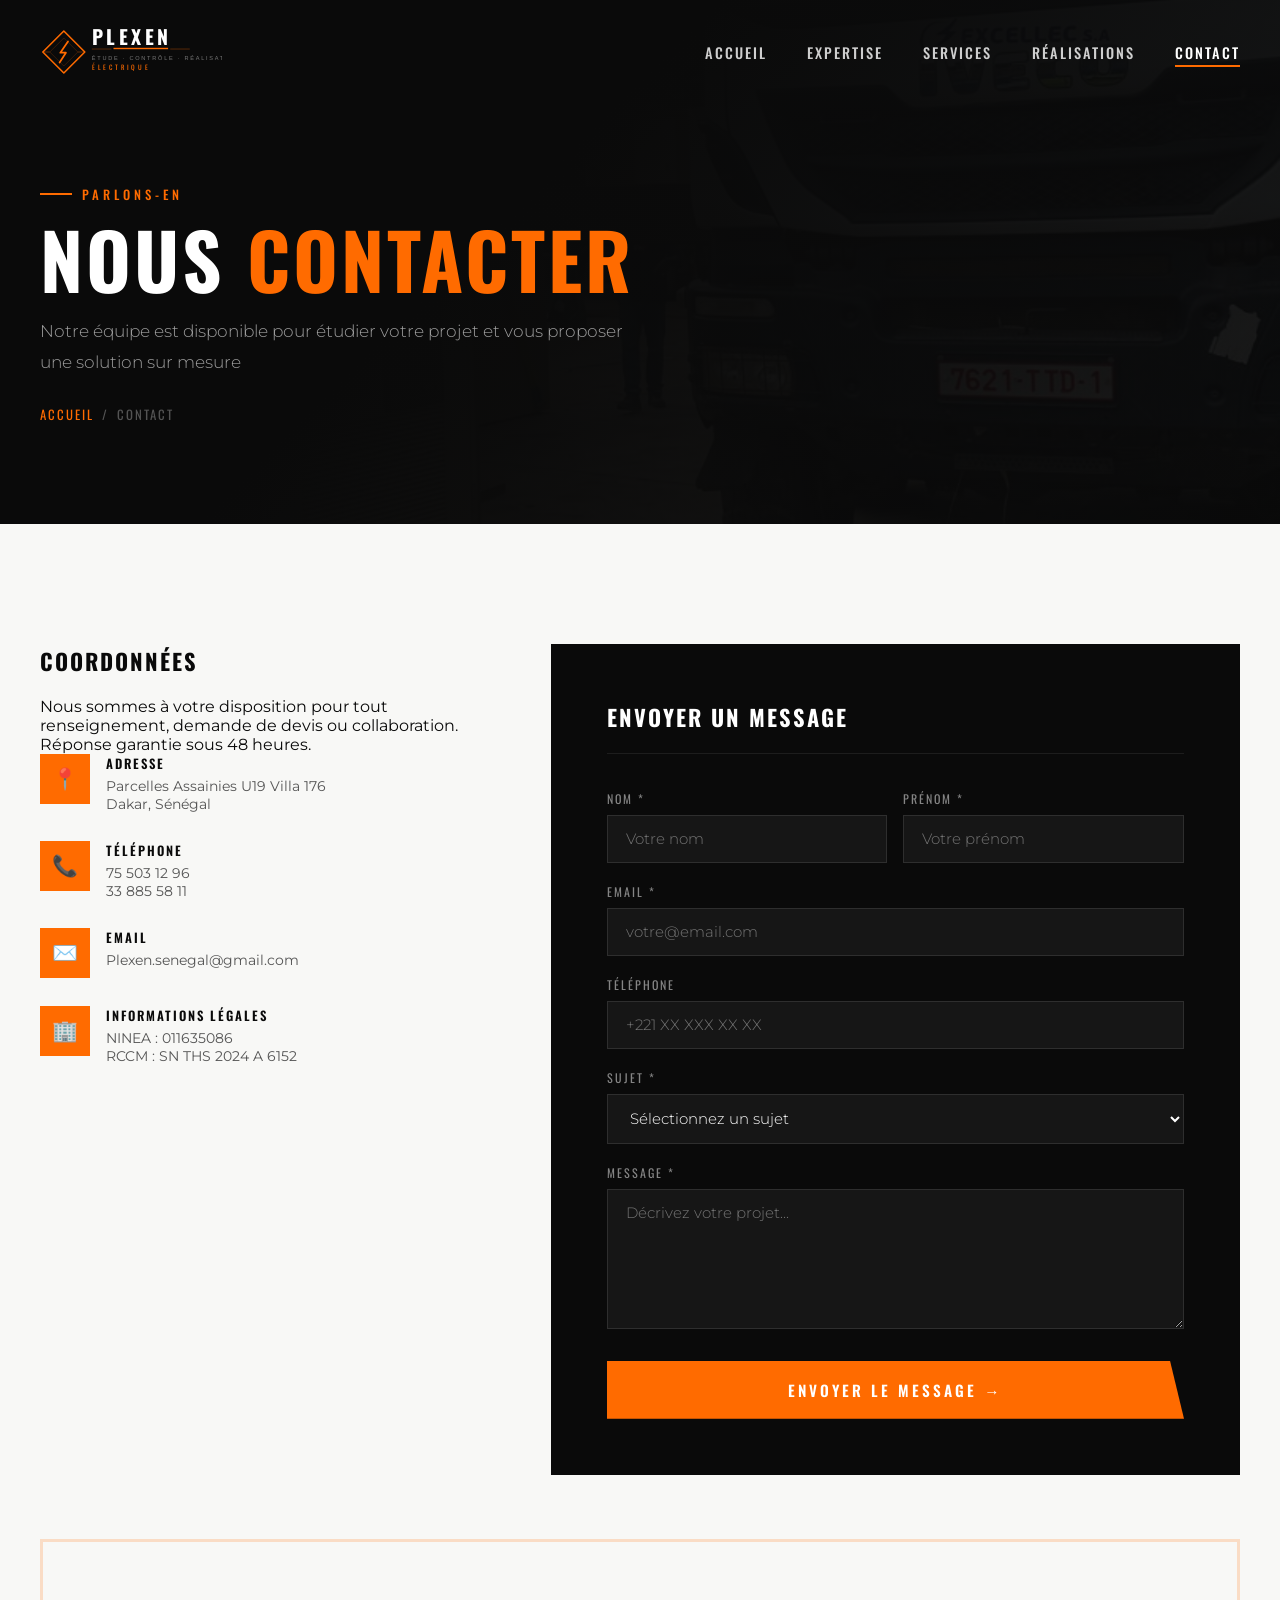
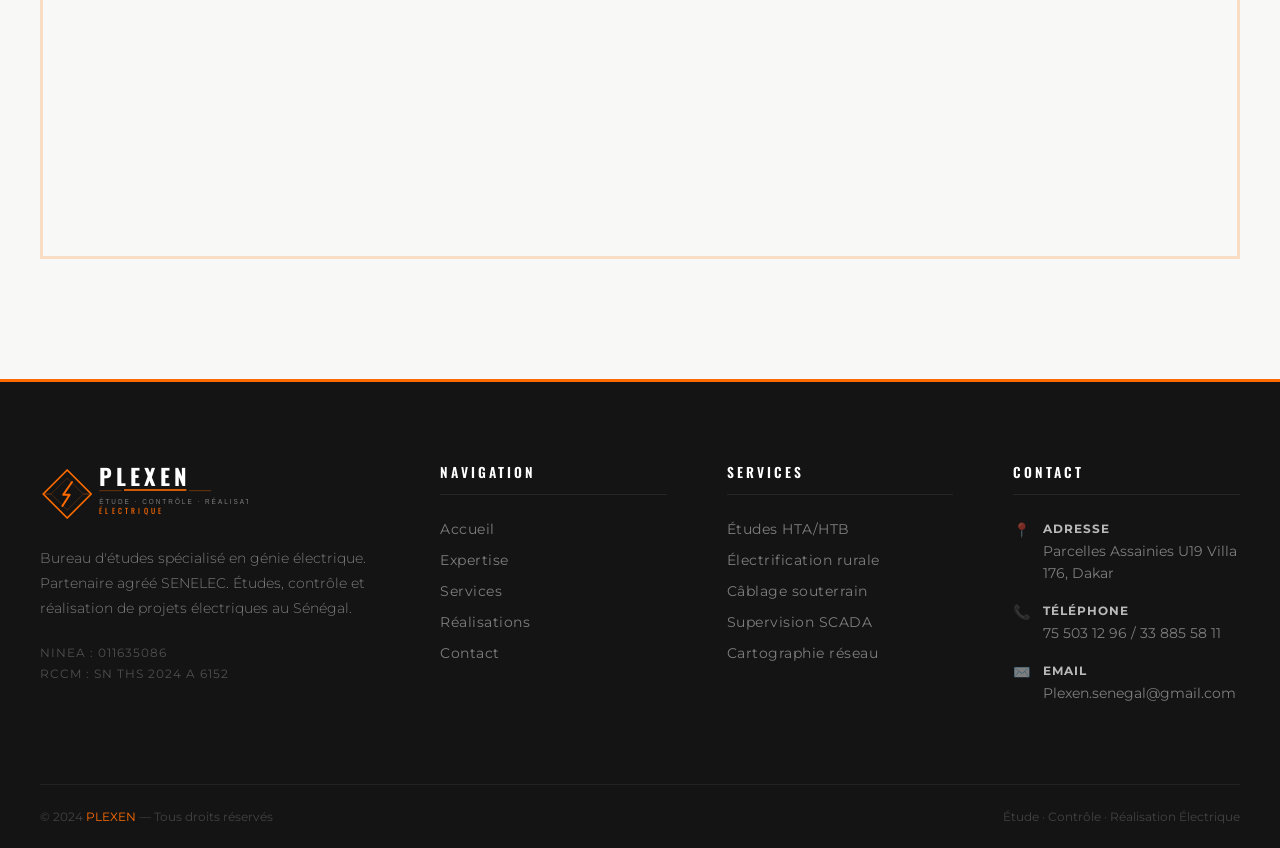
<file: contact.html>
<!DOCTYPE html>
<html lang="fr">
<head>
  <meta charset="UTF-8">
  <meta name="viewport" content="width=device-width, initial-scale=1.0">
  <title>Contact — PLEXEN</title>
  <link rel="stylesheet" href="style.css">
</head>
<body>
  <nav class="navbar scrolled" id="navbar">
    <div class="nav-container">
      <a href="index.html" class="nav-logo"><svg xmlns="http://www.w3.org/2000/svg" viewBox="0 0 260 80" height="56" style="display:block">
  <g transform="translate(34,40)">
    <polygon points="0,-30 30,0 0,30 -30,0" fill="none" stroke="#FF6B00" stroke-width="2.2" stroke-linejoin="round"/>
    <polygon points="0,-20 20,0 0,20 -20,0" fill="none" stroke="rgba(255,107,0,0.3)" stroke-width="0.9" stroke-linejoin="round"/>
    <line x1="-30" y1="0" x2="-20" y2="0" stroke="#FF6B00" stroke-width="1" opacity="0.5"/>
    <line x1="20" y1="0" x2="30" y2="0" stroke="#FF6B00" stroke-width="1" opacity="0.5"/>
    <path d="M 6,-15 L -5,1 L 3,1 L -6,15" fill="none" stroke="#FF6B00" stroke-width="2.5" stroke-linecap="round" stroke-linejoin="round"/>
  </g>
  <text x="74" y="30" font-family="Oswald,Arial Black,sans-serif" font-weight="700" font-size="28" fill="#FFFFFF" letter-spacing="5">PLEXEN</text>
  <rect x="74" y="35" width="28" height="1.5" fill="rgba(255,107,0,0.3)"/>
  <rect x="105" y="34" width="78" height="2" fill="#FF6B00"/>
  <rect x="186" y="35" width="28" height="1.5" fill="rgba(255,107,0,0.3)"/>
  <text x="74" y="52" font-family="Barlow Condensed,Arial Narrow,sans-serif" font-weight="200" font-size="8" fill="rgba(255,255,255,0.45)" letter-spacing="2.5">ÉTUDE · CONTRÔLE · RÉALISATION</text>
  <text x="74" y="65" font-family="Oswald,Arial Narrow,sans-serif" font-weight="400" font-size="9.5" fill="#FF6B00" letter-spacing="4">ÉLECTRIQUE</text>
</svg></a>
      <ul class="nav-liens" id="navLiens">
        <li><a href="index.html">Accueil</a></li>
        <li><a href="expertise.html">Expertise</a></li>
        <li><a href="services.html">Services</a></li>
        <li><a href="realisations.html">Réalisations</a></li>
        <li><a href="contact.html" class="nav-ctaactif">Contact</a></li>
      </ul>
      <button class="burger" id="burger"><span></span><span></span><span></span></button>
    </div>
  </nav>
  <section class="entete-interne">
    <div class="entete-interne-bg" style="background-image:url('images/projet-paue-excellec-2.jpg')"></div>
    <div class="entete-interne-voile"></div>
    <div class="container entete-interne-contenu">
      <div class="label-section" data-anime>Parlons-en</div>
      <h1 data-anime>Nous <span>Contacter</span></h1>
      <p class="entete-interne-desc" data-anime>Notre équipe est disponible pour étudier votre projet et vous proposer une solution sur mesure</p>
      <div class="fil-ariane"><a href="index.html">Accueil</a><span>/</span><span>Contact</span></div>
    </div>
  </section>

  <section class="section-contact">
    <div class="container">
      <div class="contact-grille">
        <div data-anime>
          <div class="contact-infos-titre">Coordonnées</div>
          <p>Nous sommes à votre disposition pour tout renseignement, demande de devis ou collaboration. Réponse garantie sous 48 heures.</p>
          <div class="contact-info-bloc">
            <div class="contact-icone">📍</div>
            <div class="contact-info-texte">
              <h4>Adresse</h4>
              <p>Parcelles Assainies U19 Villa 176<br>Dakar, Sénégal</p>
            </div>
          </div>
          <div class="contact-info-bloc">
            <div class="contact-icone">📞</div>
            <div class="contact-info-texte">
              <h4>Téléphone</h4>
              <p>75 503 12 96<br>33 885 58 11</p>
            </div>
          </div>
          <div class="contact-info-bloc">
            <div class="contact-icone">✉️</div>
            <div class="contact-info-texte">
              <h4>Email</h4>
              <p>Plexen.senegal@gmail.com</p>
            </div>
          </div>
          <div class="contact-info-bloc">
            <div class="contact-icone">🏢</div>
            <div class="contact-info-texte">
              <h4>Informations légales</h4>
              <p>NINEA : 011635086<br>RCCM : SN THS 2024 A 6152</p>
            </div>
          </div>
        </div>
        <div class="form-contact" data-anime>
          <h3>Envoyer un message</h3>
          <form action="https://formsubmit.co/Plexen.senegal@gmail.com" method="POST">
            <input type="hidden" name="_captcha" value="false">
            <input type="hidden" name="_subject" value="Nouveau message PLEXEN">
            <div class="form-deux">
              <div class="form-groupe">
                <label>Nom *</label>
                <input type="text" name="nom" placeholder="Votre nom" required>
              </div>
              <div class="form-groupe">
                <label>Prénom *</label>
                <input type="text" name="prenom" placeholder="Votre prénom" required>
              </div>
            </div>
            <div class="form-groupe">
              <label>Email *</label>
              <input type="email" name="email" placeholder="votre@email.com" required>
            </div>
            <div class="form-groupe">
              <label>Téléphone</label>
              <input type="tel" name="telephone" placeholder="+221 XX XXX XX XX">
            </div>
            <div class="form-groupe">
              <label>Sujet *</label>
              <select name="sujet" required>
                <option value="">Sélectionnez un sujet</option>
                <option>Demande de devis</option>
                <option>Étude électrique</option>
                <option>Électrification rurale</option>
                <option>Réalisation de travaux</option>
                <option>Partenariat</option>
                <option>Autre</option>
              </select>
            </div>
            <div class="form-groupe">
              <label>Message *</label>
              <textarea name="message" placeholder="Décrivez votre projet..." required></textarea>
            </div>
            <button type="submit" class="form-submit">Envoyer le message &#8594;</button>
          </form>
        </div>
      </div>
      <div class="map-wrap" data-anime>
        <iframe src="https://www.google.com/maps/embed?pb=!1m18!1m12!1m3!1d3859.8!2d-17.397!3d14.764!2m3!1f0!2f0!3f0!3m2!1i1024!2i768!4f13.1!3m3!1m2!1s0x0%3A0x0!2zMTTCsDQ1JzUyIk4gMTfCsDIzJzUwIlc!5e0!3m2!1sfr!2ssn!4v1234" allowfullscreen="" loading="lazy"></iframe>
      </div>
    </div>
  </section>

  <footer class="footer">
    <div class="container">
      <div class="footer-grille">
        <div>
          <svg xmlns="http://www.w3.org/2000/svg" viewBox="0 0 260 80" height="56" style="display:block">
  <g transform="translate(34,40)">
    <polygon points="0,-30 30,0 0,30 -30,0" fill="none" stroke="#FF6B00" stroke-width="2.2" stroke-linejoin="round"/>
    <polygon points="0,-20 20,0 0,20 -20,0" fill="none" stroke="rgba(255,107,0,0.3)" stroke-width="0.9" stroke-linejoin="round"/>
    <line x1="-30" y1="0" x2="-20" y2="0" stroke="#FF6B00" stroke-width="1" opacity="0.5"/>
    <line x1="20" y1="0" x2="30" y2="0" stroke="#FF6B00" stroke-width="1" opacity="0.5"/>
    <path d="M 6,-15 L -5,1 L 3,1 L -6,15" fill="none" stroke="#FF6B00" stroke-width="2.5" stroke-linecap="round" stroke-linejoin="round"/>
  </g>
  <text x="74" y="30" font-family="Oswald,Arial Black,sans-serif" font-weight="700" font-size="28" fill="#FFFFFF" letter-spacing="5">PLEXEN</text>
  <rect x="74" y="35" width="28" height="1.5" fill="rgba(255,107,0,0.3)"/>
  <rect x="105" y="34" width="78" height="2" fill="#FF6B00"/>
  <rect x="186" y="35" width="28" height="1.5" fill="rgba(255,107,0,0.3)"/>
  <text x="74" y="52" font-family="Barlow Condensed,Arial Narrow,sans-serif" font-weight="200" font-size="8" fill="rgba(255,255,255,0.45)" letter-spacing="2.5">ÉTUDE · CONTRÔLE · RÉALISATION</text>
  <text x="74" y="65" font-family="Oswald,Arial Narrow,sans-serif" font-weight="400" font-size="9.5" fill="#FF6B00" letter-spacing="4">ÉLECTRIQUE</text>
</svg>
          <p class="footer-desc">Bureau d'études spécialisé en génie électrique. Partenaire agréé SENELEC. Études, contrôle et réalisation de projets électriques au Sénégal.</p>
          <p class="footer-legale">NINEA : 011635086<br>RCCM : SN THS 2024 A 6152</p>
        </div>
        <div>
          <div class="footer-titre-col">Navigation</div>
          <ul class="footer-liens">
            <li><a href="index.html">Accueil</a></li>
            <li><a href="expertise.html">Expertise</a></li>
            <li><a href="services.html">Services</a></li>
            <li><a href="realisations.html">Réalisations</a></li>
            <li><a href="contact.html">Contact</a></li>
          </ul>
        </div>
        <div>
          <div class="footer-titre-col">Services</div>
          <ul class="footer-liens">
            <li><a href="services.html">Études HTA/HTB</a></li>
            <li><a href="services.html">Électrification rurale</a></li>
            <li><a href="services.html">Câblage souterrain</a></li>
            <li><a href="services.html">Supervision SCADA</a></li>
            <li><a href="services.html">Cartographie réseau</a></li>
          </ul>
        </div>
        <div>
          <div class="footer-titre-col">Contact</div>
          <div class="footer-contact-item"><span>📍</span><span><strong>Adresse</strong>Parcelles Assainies U19 Villa 176, Dakar</span></div>
          <div class="footer-contact-item"><span>📞</span><span><strong>Téléphone</strong>75 503 12 96 / 33 885 58 11</span></div>
          <div class="footer-contact-item"><span>✉️</span><span><strong>Email</strong>Plexen.senegal@gmail.com</span></div>
        </div>
      </div>
      <div class="footer-bas">
        <span>© 2024 <span class="footer-bas-orange">PLEXEN</span> — Tous droits réservés</span>
        <span>Étude · Contrôle · Réalisation Électrique</span>
      </div>
    </div>
  </footer>
  <script src="script.js"></script>
</body>
</html>
</file>
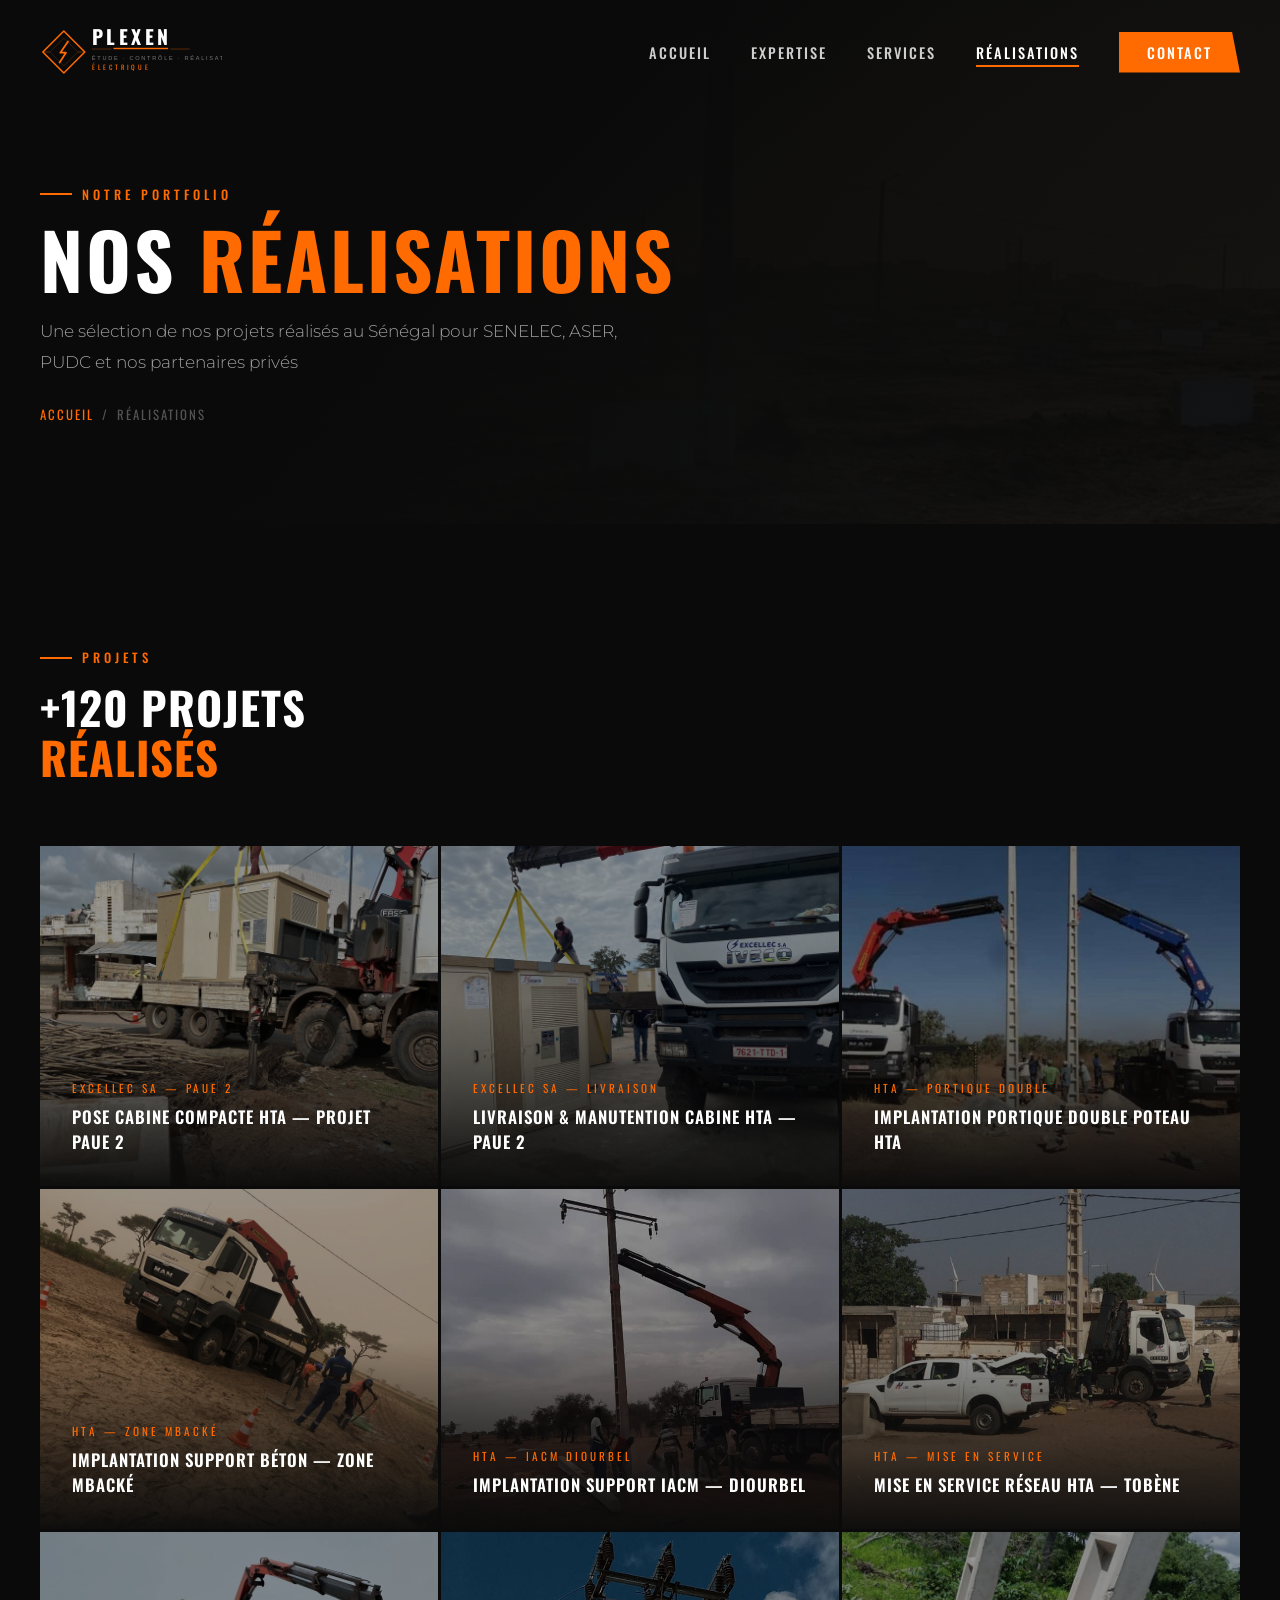
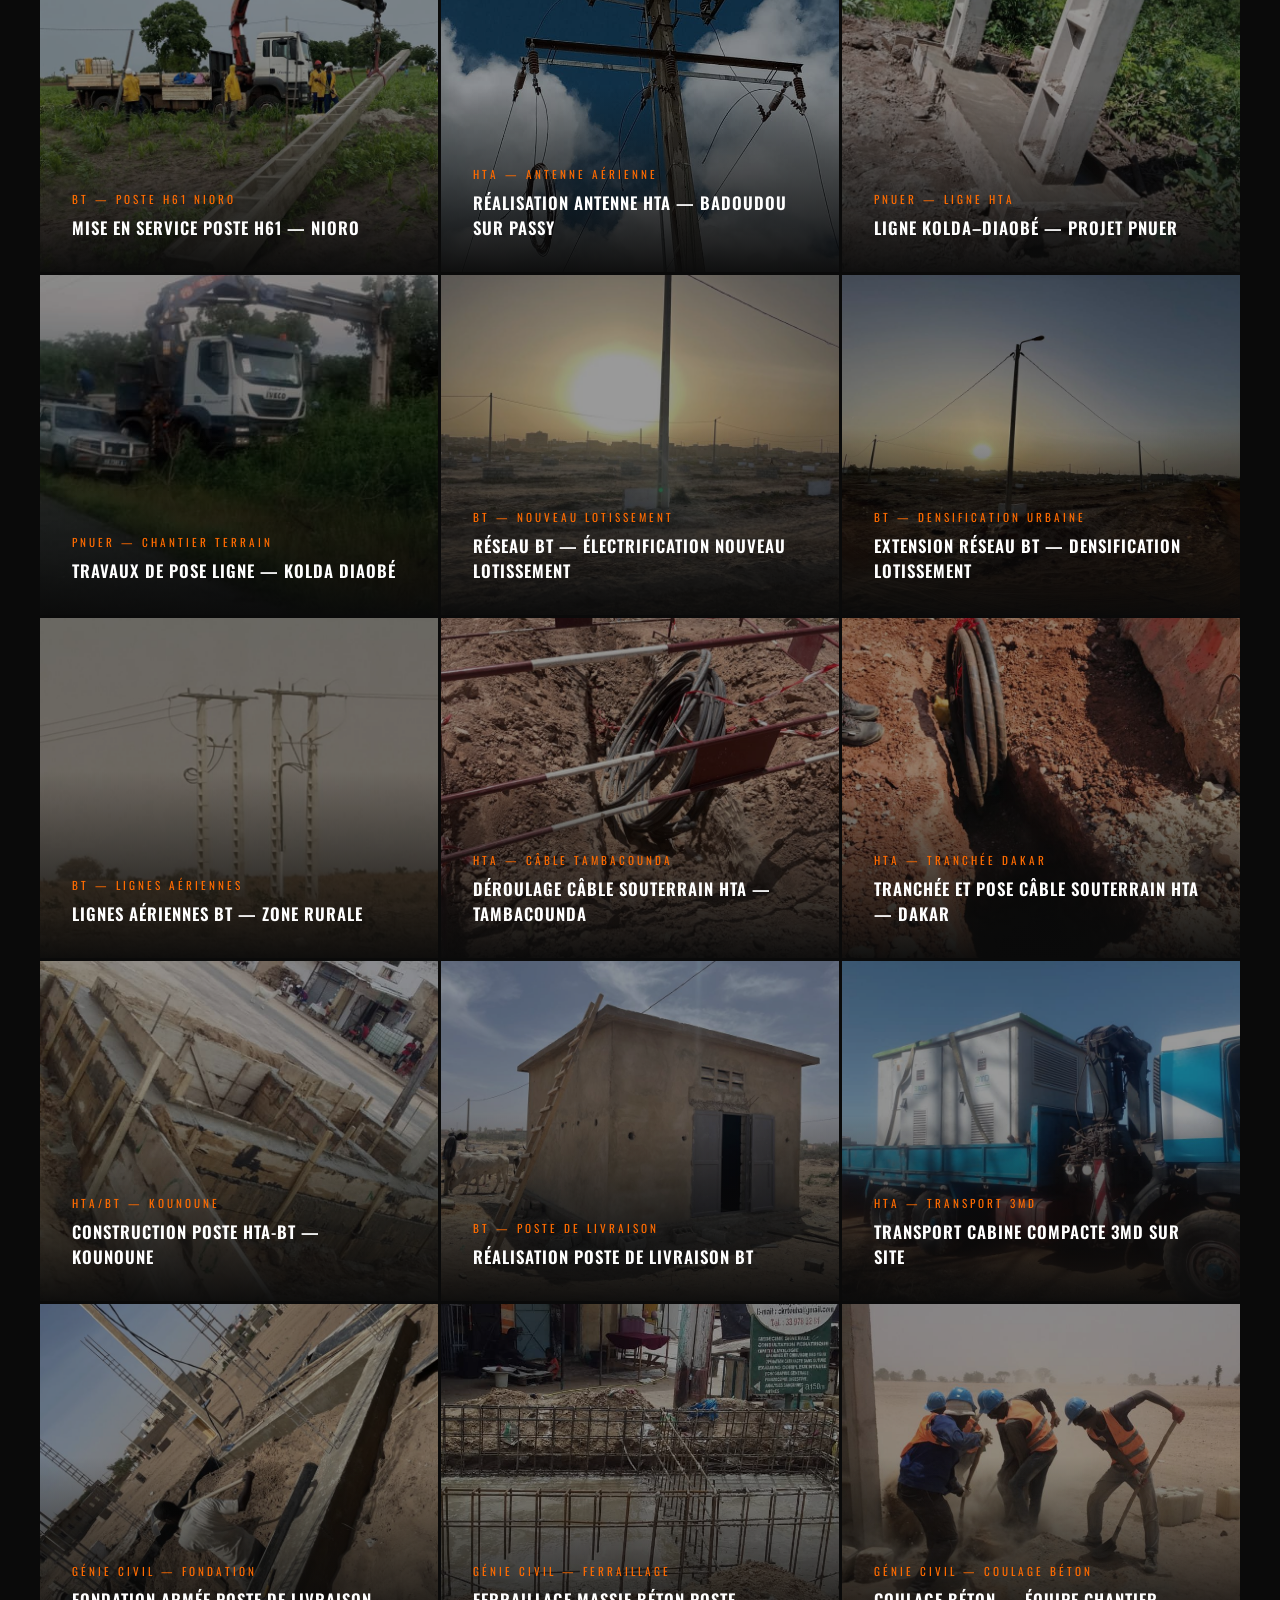
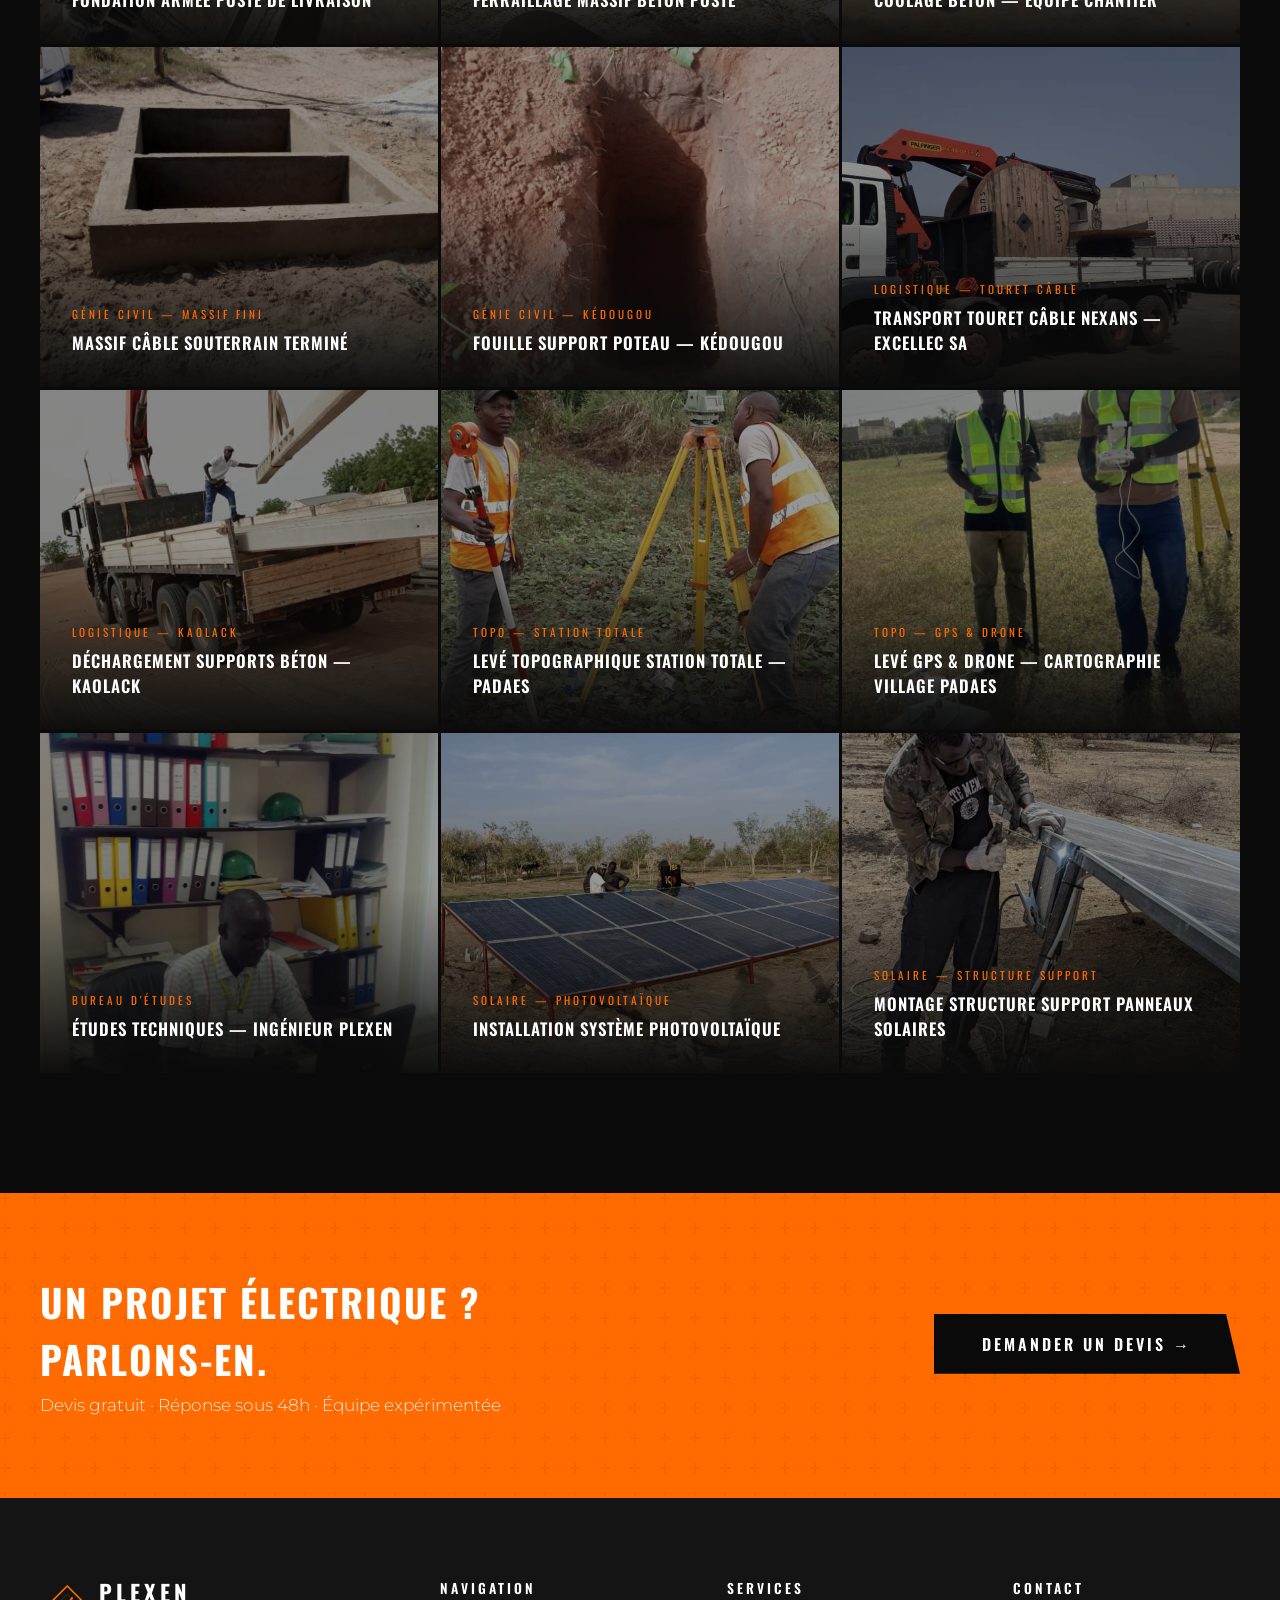
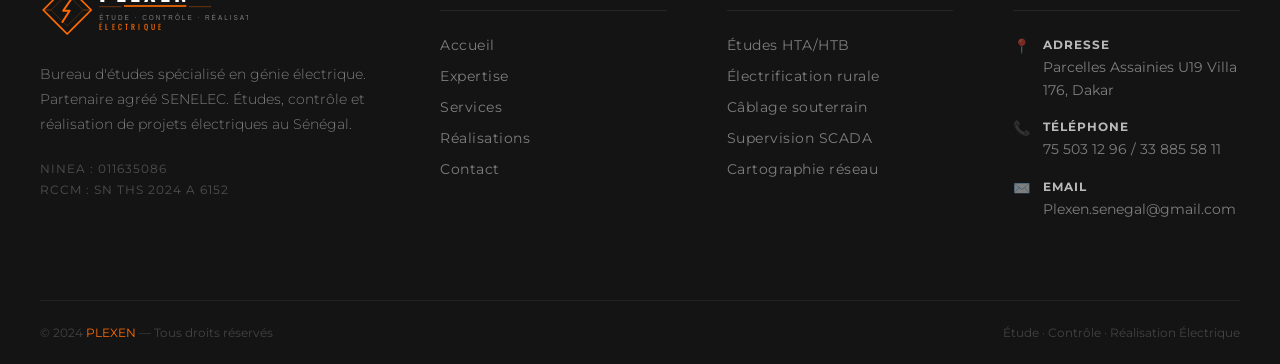
<file: realisations.html>
<!DOCTYPE html>
<html lang="fr">
<head>
  <meta charset="UTF-8">
  <meta name="viewport" content="width=device-width, initial-scale=1.0">
  <title>Réalisations — PLEXEN</title>
  <link rel="stylesheet" href="style.css">
</head>
<body>
  <nav class="navbar scrolled" id="navbar">
    <div class="nav-container">
      <a href="index.html" class="nav-logo"><svg xmlns="http://www.w3.org/2000/svg" viewBox="0 0 260 80" height="56" style="display:block">
  <g transform="translate(34,40)">
    <polygon points="0,-30 30,0 0,30 -30,0" fill="none" stroke="#FF6B00" stroke-width="2.2" stroke-linejoin="round"/>
    <polygon points="0,-20 20,0 0,20 -20,0" fill="none" stroke="rgba(255,107,0,0.3)" stroke-width="0.9" stroke-linejoin="round"/>
    <line x1="-30" y1="0" x2="-20" y2="0" stroke="#FF6B00" stroke-width="1" opacity="0.5"/>
    <line x1="20" y1="0" x2="30" y2="0" stroke="#FF6B00" stroke-width="1" opacity="0.5"/>
    <path d="M 6,-15 L -5,1 L 3,1 L -6,15" fill="none" stroke="#FF6B00" stroke-width="2.5" stroke-linecap="round" stroke-linejoin="round"/>
  </g>
  <text x="74" y="30" font-family="Oswald,Arial Black,sans-serif" font-weight="700" font-size="28" fill="#FFFFFF" letter-spacing="5">PLEXEN</text>
  <rect x="74" y="35" width="28" height="1.5" fill="rgba(255,107,0,0.3)"/>
  <rect x="105" y="34" width="78" height="2" fill="#FF6B00"/>
  <rect x="186" y="35" width="28" height="1.5" fill="rgba(255,107,0,0.3)"/>
  <text x="74" y="52" font-family="Barlow Condensed,Arial Narrow,sans-serif" font-weight="200" font-size="8" fill="rgba(255,255,255,0.45)" letter-spacing="2.5">ÉTUDE · CONTRÔLE · RÉALISATION</text>
  <text x="74" y="65" font-family="Oswald,Arial Narrow,sans-serif" font-weight="400" font-size="9.5" fill="#FF6B00" letter-spacing="4">ÉLECTRIQUE</text>
</svg></a>
      <ul class="nav-liens" id="navLiens">
        <li><a href="index.html">Accueil</a></li>
        <li><a href="expertise.html">Expertise</a></li>
        <li><a href="services.html">Services</a></li>
        <li><a href="realisations.html"class="actif">Réalisations</a></li>
        <li><a href="contact.html" class="nav-cta">Contact</a></li>
      </ul>
      <button class="burger" id="burger"><span></span><span></span><span></span></button>
    </div>
  </nav>
  <section class="entete-interne">
    <div class="entete-interne-bg" style="background-image:url('images/reseau-bt-lotissement-2.jpg')"></div>
    <div class="entete-interne-voile"></div>
    <div class="container entete-interne-contenu">
      <div class="label-section" data-anime>Notre portfolio</div>
      <h1 data-anime>Nos <span>Réalisations</span></h1>
      <p class="entete-interne-desc" data-anime>Une sélection de nos projets réalisés au Sénégal pour SENELEC, ASER, PUDC et nos partenaires privés</p>
      <div class="fil-ariane"><a href="index.html">Accueil</a><span>/</span><span>Réalisations</span></div>
    </div>
  </section>

  <section class="section-portfolio">
    <div class="container">
      <div class="label-section" data-anime>Projets</div>
      <h2 class="titre-h2" data-anime style="color:var(--blanc)">+120 Projets<br><em>Réalisés</em></h2>
            <div class="portfolio-grille">
        <div class="portfolio-item" data-anime data-delai="1">
          <div class="portfolio-ligne"></div>
          <img src="images/projet-paue-excellec-1.jpg" alt="Pose cabine compacte HTA — Projet PAUE 2">
          <div class="portfolio-overlay">
            <div class="portfolio-tag">EXCELLEC SA — PAUE 2</div>
            <div class="portfolio-nom">Pose cabine compacte HTA — Projet PAUE 2</div>
          </div>
        </div>
        <div class="portfolio-item" data-anime data-delai="2">
          <div class="portfolio-ligne"></div>
          <img src="images/projet-paue-excellec-2.jpg" alt="Livraison & manutention cabine HTA — PAUE 2">
          <div class="portfolio-overlay">
            <div class="portfolio-tag">EXCELLEC SA — Livraison</div>
            <div class="portfolio-nom">Livraison & manutention cabine HTA — PAUE 2</div>
          </div>
        </div>
        <div class="portfolio-item" data-anime data-delai="3">
          <div class="portfolio-ligne"></div>
          <img src="images/implantation-portique.jpg" alt="Implantation portique double poteau HTA">
          <div class="portfolio-overlay">
            <div class="portfolio-tag">HTA — Portique double</div>
            <div class="portfolio-nom">Implantation portique double poteau HTA</div>
          </div>
        </div>
        <div class="portfolio-item" data-anime data-delai="1">
          <div class="portfolio-ligne"></div>
          <img src="images/implantation-mbacke.jpg" alt="Implantation support béton — Zone Mbacké">
          <div class="portfolio-overlay">
            <div class="portfolio-tag">HTA — Zone Mbacké</div>
            <div class="portfolio-nom">Implantation support béton — Zone Mbacké</div>
          </div>
        </div>
        <div class="portfolio-item" data-anime data-delai="2">
          <div class="portfolio-ligne"></div>
          <img src="images/implantation-iacm-diourbel.jpg" alt="Implantation support IACM — Diourbel">
          <div class="portfolio-overlay">
            <div class="portfolio-tag">HTA — IACM Diourbel</div>
            <div class="portfolio-nom">Implantation support IACM — Diourbel</div>
          </div>
        </div>
        <div class="portfolio-item" data-anime data-delai="3">
          <div class="portfolio-ligne"></div>
          <img src="images/mise-en-service-tobene.jpg" alt="Mise en service réseau HTA — Tobène">
          <div class="portfolio-overlay">
            <div class="portfolio-tag">HTA — Mise en service</div>
            <div class="portfolio-nom">Mise en service réseau HTA — Tobène</div>
          </div>
        </div>
        <div class="portfolio-item" data-anime data-delai="1">
          <div class="portfolio-ligne"></div>
          <img src="images/mise-en-service-nioro.jpg" alt="Mise en service poste H61 — Nioro">
          <div class="portfolio-overlay">
            <div class="portfolio-tag">BT — Poste H61 Nioro</div>
            <div class="portfolio-nom">Mise en service poste H61 — Nioro</div>
          </div>
        </div>
        <div class="portfolio-item" data-anime data-delai="2">
          <div class="portfolio-ligne"></div>
          <img src="images/antenne-badoudou-passy.jpg" alt="Réalisation antenne HTA — Badoudou sur Passy">
          <div class="portfolio-overlay">
            <div class="portfolio-tag">HTA — Antenne aérienne</div>
            <div class="portfolio-nom">Réalisation antenne HTA — Badoudou sur Passy</div>
          </div>
        </div>
        <div class="portfolio-item" data-anime data-delai="3">
          <div class="portfolio-ligne"></div>
          <img src="images/ligne-kolda-diaobe-pnuer.jpg" alt="Ligne Kolda–Diaobé — Projet PNUER">
          <div class="portfolio-overlay">
            <div class="portfolio-tag">PNUER — Ligne HTA</div>
            <div class="portfolio-nom">Ligne Kolda–Diaobé — Projet PNUER</div>
          </div>
        </div>
        <div class="portfolio-item" data-anime data-delai="1">
          <div class="portfolio-ligne"></div>
          <img src="images/travaux-kolda-diaobe.jpg" alt="Travaux de pose ligne — Kolda Diaobé">
          <div class="portfolio-overlay">
            <div class="portfolio-tag">PNUER — Chantier terrain</div>
            <div class="portfolio-nom">Travaux de pose ligne — Kolda Diaobé</div>
          </div>
        </div>
        <div class="portfolio-item" data-anime data-delai="2">
          <div class="portfolio-ligne"></div>
          <img src="images/reseau-bt-lotissement-2.jpg" alt="Réseau BT — Électrification nouveau lotissement">
          <div class="portfolio-overlay">
            <div class="portfolio-tag">BT — Nouveau lotissement</div>
            <div class="portfolio-nom">Réseau BT — Électrification nouveau lotissement</div>
          </div>
        </div>
        <div class="portfolio-item" data-anime data-delai="3">
          <div class="portfolio-ligne"></div>
          <img src="images/reseau-bt-lotissement-3.jpg" alt="Extension réseau BT — Densification lotissement">
          <div class="portfolio-overlay">
            <div class="portfolio-tag">BT — Densification urbaine</div>
            <div class="portfolio-nom">Extension réseau BT — Densification lotissement</div>
          </div>
        </div>
        <div class="portfolio-item" data-anime data-delai="1">
          <div class="portfolio-ligne"></div>
          <img src="images/lignes-aeriennes-bt.jpg" alt="Lignes aériennes BT — Zone rurale">
          <div class="portfolio-overlay">
            <div class="portfolio-tag">BT — Lignes aériennes</div>
            <div class="portfolio-nom">Lignes aériennes BT — Zone rurale</div>
          </div>
        </div>
        <div class="portfolio-item" data-anime data-delai="2">
          <div class="portfolio-ligne"></div>
          <img src="images/deroulage-cable-tamba.jpg" alt="Déroulage câble souterrain HTA — Tambacounda">
          <div class="portfolio-overlay">
            <div class="portfolio-tag">HTA — Câble Tambacounda</div>
            <div class="portfolio-nom">Déroulage câble souterrain HTA — Tambacounda</div>
          </div>
        </div>
        <div class="portfolio-item" data-anime data-delai="3">
          <div class="portfolio-ligne"></div>
          <img src="images/tranchee-dakar.jpg" alt="Tranchée et pose câble souterrain HTA — Dakar">
          <div class="portfolio-overlay">
            <div class="portfolio-tag">HTA — Tranchée Dakar</div>
            <div class="portfolio-nom">Tranchée et pose câble souterrain HTA — Dakar</div>
          </div>
        </div>
        <div class="portfolio-item" data-anime data-delai="1">
          <div class="portfolio-ligne"></div>
          <img src="images/construction-poste-kounoune.jpg" alt="Construction poste HTA-BT — Kounoune">
          <div class="portfolio-overlay">
            <div class="portfolio-tag">HTA/BT — Kounoune</div>
            <div class="portfolio-nom">Construction poste HTA-BT — Kounoune</div>
          </div>
        </div>
        <div class="portfolio-item" data-anime data-delai="2">
          <div class="portfolio-ligne"></div>
          <img src="images/poste-livraison.jpg" alt="Réalisation poste de livraison BT">
          <div class="portfolio-overlay">
            <div class="portfolio-tag">BT — Poste de livraison</div>
            <div class="portfolio-nom">Réalisation poste de livraison BT</div>
          </div>
        </div>
        <div class="portfolio-item" data-anime data-delai="3">
          <div class="portfolio-ligne"></div>
          <img src="images/transport-cabine-compact-3md.jpg" alt="Transport cabine compacte 3MD sur site">
          <div class="portfolio-overlay">
            <div class="portfolio-tag">HTA — Transport 3MD</div>
            <div class="portfolio-nom">Transport cabine compacte 3MD sur site</div>
          </div>
        </div>
        <div class="portfolio-item" data-anime data-delai="1">
          <div class="portfolio-ligne"></div>
          <img src="images/fondation-poste-livraison.jpg" alt="Fondation armée poste de livraison">
          <div class="portfolio-overlay">
            <div class="portfolio-tag">Génie Civil — Fondation</div>
            <div class="portfolio-nom">Fondation armée poste de livraison</div>
          </div>
        </div>
        <div class="portfolio-item" data-anime data-delai="2">
          <div class="portfolio-ligne"></div>
          <img src="images/feraillage-massif.jpg" alt="Ferraillage massif béton poste">
          <div class="portfolio-overlay">
            <div class="portfolio-tag">Génie Civil — Ferraillage</div>
            <div class="portfolio-nom">Ferraillage massif béton poste</div>
          </div>
        </div>
        <div class="portfolio-item" data-anime data-delai="3">
          <div class="portfolio-ligne"></div>
          <img src="images/coulage-fouille.jpg" alt="Coulage béton — Équipe chantier">
          <div class="portfolio-overlay">
            <div class="portfolio-tag">Génie Civil — Coulage béton</div>
            <div class="portfolio-nom">Coulage béton — Équipe chantier</div>
          </div>
        </div>
        <div class="portfolio-item" data-anime data-delai="1">
          <div class="portfolio-ligne"></div>
          <img src="images/massif-termine.jpg" alt="Massif câble souterrain terminé">
          <div class="portfolio-overlay">
            <div class="portfolio-tag">Génie Civil — Massif fini</div>
            <div class="portfolio-nom">Massif câble souterrain terminé</div>
          </div>
        </div>
        <div class="portfolio-item" data-anime data-delai="2">
          <div class="portfolio-ligne"></div>
          <img src="images/fouille-kedougou.jpg" alt="Fouille support poteau — Kédougou">
          <div class="portfolio-overlay">
            <div class="portfolio-tag">Génie Civil — Kédougou</div>
            <div class="portfolio-nom">Fouille support poteau — Kédougou</div>
          </div>
        </div>
        <div class="portfolio-item" data-anime data-delai="3">
          <div class="portfolio-ligne"></div>
          <img src="images/transport-touret-cable.jpg" alt="Transport touret câble Nexans — EXCELLEC SA">
          <div class="portfolio-overlay">
            <div class="portfolio-tag">Logistique — Touret câble</div>
            <div class="portfolio-nom">Transport touret câble Nexans — EXCELLEC SA</div>
          </div>
        </div>
        <div class="portfolio-item" data-anime data-delai="1">
          <div class="portfolio-ligne"></div>
          <img src="images/dechargement-support-kaolack.jpg" alt="Déchargement supports béton — Kaolack">
          <div class="portfolio-overlay">
            <div class="portfolio-tag">Logistique — Kaolack</div>
            <div class="portfolio-nom">Déchargement supports béton — Kaolack</div>
          </div>
        </div>
        <div class="portfolio-item" data-anime data-delai="2">
          <div class="portfolio-ligne"></div>
          <img src="images/lever-topo-station-totale-terrain.jpg" alt="Levé topographique station totale — PADAES">
          <div class="portfolio-overlay">
            <div class="portfolio-tag">Topo — Station totale</div>
            <div class="portfolio-nom">Levé topographique station totale — PADAES</div>
          </div>
        </div>
        <div class="portfolio-item" data-anime data-delai="3">
          <div class="portfolio-ligne"></div>
          <img src="images/lever-topo-gps-drone-terrain.jpg" alt="Levé GPS & drone — Cartographie village PADAES">
          <div class="portfolio-overlay">
            <div class="portfolio-tag">Topo — GPS & Drone</div>
            <div class="portfolio-nom">Levé GPS & drone — Cartographie village PADAES</div>
          </div>
        </div>
        <div class="portfolio-item" data-anime data-delai="1">
          <div class="portfolio-ligne"></div>
          <img src="images/bureau-etudes-ingenieur-plexen.jpg" alt="Études techniques — Ingénieur PLEXEN">
          <div class="portfolio-overlay">
            <div class="portfolio-tag">Bureau d'études</div>
            <div class="portfolio-nom">Études techniques — Ingénieur PLEXEN</div>
          </div>
        </div>
        <div class="portfolio-item" data-anime data-delai="2">
          <div class="portfolio-ligne"></div>
          <img src="images/installation-solaire.jpg" alt="Installation système photovoltaïque">
          <div class="portfolio-overlay">
            <div class="portfolio-tag">Solaire — Photovoltaïque</div>
            <div class="portfolio-nom">Installation système photovoltaïque</div>
          </div>
        </div>
        <div class="portfolio-item" data-anime data-delai="3">
          <div class="portfolio-ligne"></div>
          <img src="images/support-solaire.jpg" alt="Montage structure support panneaux solaires">
          <div class="portfolio-overlay">
            <div class="portfolio-tag">Solaire — Structure support</div>
            <div class="portfolio-nom">Montage structure support panneaux solaires</div>
          </div>
        </div>

      </div>
    </div>
  </section>

  <section class="bande-cta">
    <div class="container">
      <div class="cta-contenu">
        <div class="cta-texte" data-anime>
          <h2>Un projet électrique ?<br>Parlons-en.</h2>
          <p>Devis gratuit · Réponse sous 48h · Équipe expérimentée</p>
        </div>
        <a href="contact.html" class="btn-cta-noir" data-anime>Demander un devis &#8594;</a>
      </div>
    </div>
  </section>
  <footer class="footer">
    <div class="container">
      <div class="footer-grille">
        <div>
          <svg xmlns="http://www.w3.org/2000/svg" viewBox="0 0 260 80" height="56" style="display:block">
  <g transform="translate(34,40)">
    <polygon points="0,-30 30,0 0,30 -30,0" fill="none" stroke="#FF6B00" stroke-width="2.2" stroke-linejoin="round"/>
    <polygon points="0,-20 20,0 0,20 -20,0" fill="none" stroke="rgba(255,107,0,0.3)" stroke-width="0.9" stroke-linejoin="round"/>
    <line x1="-30" y1="0" x2="-20" y2="0" stroke="#FF6B00" stroke-width="1" opacity="0.5"/>
    <line x1="20" y1="0" x2="30" y2="0" stroke="#FF6B00" stroke-width="1" opacity="0.5"/>
    <path d="M 6,-15 L -5,1 L 3,1 L -6,15" fill="none" stroke="#FF6B00" stroke-width="2.5" stroke-linecap="round" stroke-linejoin="round"/>
  </g>
  <text x="74" y="30" font-family="Oswald,Arial Black,sans-serif" font-weight="700" font-size="28" fill="#FFFFFF" letter-spacing="5">PLEXEN</text>
  <rect x="74" y="35" width="28" height="1.5" fill="rgba(255,107,0,0.3)"/>
  <rect x="105" y="34" width="78" height="2" fill="#FF6B00"/>
  <rect x="186" y="35" width="28" height="1.5" fill="rgba(255,107,0,0.3)"/>
  <text x="74" y="52" font-family="Barlow Condensed,Arial Narrow,sans-serif" font-weight="200" font-size="8" fill="rgba(255,255,255,0.45)" letter-spacing="2.5">ÉTUDE · CONTRÔLE · RÉALISATION</text>
  <text x="74" y="65" font-family="Oswald,Arial Narrow,sans-serif" font-weight="400" font-size="9.5" fill="#FF6B00" letter-spacing="4">ÉLECTRIQUE</text>
</svg>
          <p class="footer-desc">Bureau d'études spécialisé en génie électrique. Partenaire agréé SENELEC. Études, contrôle et réalisation de projets électriques au Sénégal.</p>
          <p class="footer-legale">NINEA : 011635086<br>RCCM : SN THS 2024 A 6152</p>
        </div>
        <div>
          <div class="footer-titre-col">Navigation</div>
          <ul class="footer-liens">
            <li><a href="index.html">Accueil</a></li>
            <li><a href="expertise.html">Expertise</a></li>
            <li><a href="services.html">Services</a></li>
            <li><a href="realisations.html">Réalisations</a></li>
            <li><a href="contact.html">Contact</a></li>
          </ul>
        </div>
        <div>
          <div class="footer-titre-col">Services</div>
          <ul class="footer-liens">
            <li><a href="services.html">Études HTA/HTB</a></li>
            <li><a href="services.html">Électrification rurale</a></li>
            <li><a href="services.html">Câblage souterrain</a></li>
            <li><a href="services.html">Supervision SCADA</a></li>
            <li><a href="services.html">Cartographie réseau</a></li>
          </ul>
        </div>
        <div>
          <div class="footer-titre-col">Contact</div>
          <div class="footer-contact-item"><span>📍</span><span><strong>Adresse</strong>Parcelles Assainies U19 Villa 176, Dakar</span></div>
          <div class="footer-contact-item"><span>📞</span><span><strong>Téléphone</strong>75 503 12 96 / 33 885 58 11</span></div>
          <div class="footer-contact-item"><span>✉️</span><span><strong>Email</strong>Plexen.senegal@gmail.com</span></div>
        </div>
      </div>
      <div class="footer-bas">
        <span>© 2024 <span class="footer-bas-orange">PLEXEN</span> — Tous droits réservés</span>
        <span>Étude · Contrôle · Réalisation Électrique</span>
      </div>
    </div>
  </footer>
  <script src="script.js"></script>
</body>
</html>
</file>
<file: style.css>
/* ═══════════════════════════════════════════════════════════════
   PLEXEN — DESIGN PREMIUM
   Inspiré des grands acteurs de l'énergie africaine
   Palette : Noir profond + Orange électrique + Or + Blanc pur
   ═══════════════════════════════════════════════════════════════ */

@import url('https://fonts.googleapis.com/css2?family=Montserrat:wght@300;400;500;600;700;800;900&family=Oswald:wght@400;500;600;700&display=swap');

:root {
  --noir:        #0A0A0A;
  --noir-soft:   #141414;
  --noir-card:   #1A1A1A;
  --orange:      #FF6B00;
  --orange-vif:  #FF8C00;
  --or:          #C8960C;
  --blanc:       #FFFFFF;
  --blanc-soft:  #F8F8F6;
  --gris-clair:  #F0F0EE;
  --gris-mid:    #999;
  --gris-texte:  #CCCCCC;
  --transition:  0.4s cubic-bezier(0.4,0,0.2,1);
}

*,*::before,*::after { margin:0;padding:0;box-sizing:border-box; }
html { scroll-behavior:smooth; font-size:16px; }
body {
  font-family:'Montserrat',sans-serif;
  background:var(--blanc);
  color:var(--noir);
  overflow-x:hidden;
}
img { max-width:100%;height:auto;display:block; }
ul  { list-style:none; }
a   { text-decoration:none;color:inherit; }
.container { max-width:1280px;margin:0 auto;padding:0 40px; }

/* ── SCROLL ANIMATIONS ───────────────────── */
[data-anime] {
  opacity:0;
  transform:translateY(40px);
  transition:opacity 0.8s cubic-bezier(0.4,0,0.2,1),
             transform 0.8s cubic-bezier(0.4,0,0.2,1);
}
[data-anime].visible { opacity:1;transform:translateY(0); }
[data-anime][data-delai="1"] { transition-delay:0.1s; }
[data-anime][data-delai="2"] { transition-delay:0.2s; }
[data-anime][data-delai="3"] { transition-delay:0.3s; }
[data-anime][data-delai="4"] { transition-delay:0.4s; }

/* ── BOUTONS ─────────────────────────────── */
.btn-orange {
  display:inline-flex;align-items:center;gap:10px;
  background:var(--orange);
  color:var(--blanc);
  padding:16px 40px;
  font-family:'Oswald',sans-serif;
  font-weight:600;font-size:0.95rem;
  letter-spacing:2px;text-transform:uppercase;
  border:none;cursor:pointer;
  clip-path:polygon(0 0,calc(100% - 12px) 0,100% 100%,0 100%);
  transition:var(--transition);
  position:relative;overflow:hidden;
}
.btn-orange::before {
  content:'';position:absolute;inset:0;
  background:var(--orange-vif);
  transform:scaleX(0);transform-origin:right;
  transition:transform 0.4s ease;
}
.btn-orange:hover::before { transform:scaleX(1);transform-origin:left; }
.btn-orange span,.btn-orange svg { position:relative;z-index:1; }

.btn-contour {
  display:inline-flex;align-items:center;gap:10px;
  background:transparent;
  color:var(--blanc);
  padding:15px 40px;
  font-family:'Oswald',sans-serif;
  font-weight:600;font-size:0.95rem;
  letter-spacing:2px;text-transform:uppercase;
  border:2px solid rgba(255,255,255,0.5);
  transition:var(--transition);
}
.btn-contour:hover {
  background:rgba(255,255,255,0.1);
  border-color:var(--blanc);
}

/* ── LABEL SECTION ───────────────────────── */
.label-section {
  display:inline-flex;align-items:center;gap:10px;
  font-family:'Oswald',sans-serif;
  font-weight:500;font-size:0.8rem;
  letter-spacing:4px;text-transform:uppercase;
  color:var(--orange);margin-bottom:16px;
}
.label-section::before {
  content:'';width:32px;height:2px;background:var(--orange);
}

.titre-h2 {
  font-family:'Oswald',sans-serif;
  font-weight:700;
  font-size:clamp(2rem,3.5vw,3rem);
  line-height:1.1;
  text-transform:uppercase;
  letter-spacing:1px;
}
.titre-h2 em { color:var(--orange);font-style:normal; }

/* ════════════════════════════════════════════
   NAVBAR
   ════════════════════════════════════════════ */
.navbar {
  position:fixed;top:0;left:0;right:0;z-index:1000;
  padding:24px 0;
  transition:background 0.4s,padding 0.4s,backdrop-filter 0.4s;
}
.navbar.scrolled {
  background:rgba(10,10,10,0.96);
  padding:14px 0;
  backdrop-filter:blur(16px);
  border-bottom:1px solid rgba(255,107,0,0.2);
}
.nav-container {
  max-width:1280px;margin:0 auto;padding:0 40px;
  display:flex;align-items:center;justify-content:space-between;
}
.nav-logo img, .nav-logo svg { height:56px;width:auto;transition:var(--transition); }
.navbar.scrolled .nav-logo img, .navbar.scrolled .nav-logo svg { height:44px; }

.nav-liens {
  display:flex;align-items:center;gap:40px;
}
.nav-liens a {
  font-family:'Oswald',sans-serif;
  font-weight:500;font-size:0.9rem;
  letter-spacing:2px;text-transform:uppercase;
  color:rgba(255,255,255,0.8);
  transition:color var(--transition);
  position:relative;
}
.nav-liens a::after {
  content:'';position:absolute;
  bottom:-4px;left:0;
  width:0;height:2px;background:var(--orange);
  transition:width var(--transition);
}
.nav-liens a:hover,.nav-liens a.actif {
  color:var(--blanc);
}
.nav-liens a:hover::after,.nav-liens a.actif::after { width:100%; }

.nav-cta {
  background:var(--orange)!important;
  color:var(--blanc)!important;
  padding:10px 28px;
  clip-path:polygon(0 0,calc(100% - 8px) 0,100% 100%,0 100%);
}
.nav-cta::after { display:none!important; }
.nav-cta:hover { background:var(--orange-vif)!important; }

.burger {
  display:none;flex-direction:column;gap:6px;
  background:none;border:none;cursor:pointer;padding:4px;
}
.burger span {
  display:block;width:28px;height:2px;
  background:var(--blanc);transition:var(--transition);
}

/* ════════════════════════════════════════════
   HERO — PLEIN ECRAN IMPACTANT
   ════════════════════════════════════════════ */
.hero {
  position:relative;height:100vh;min-height:700px;
  overflow:hidden;background:var(--noir);
}

.hero-slider { position:relative;width:100%;height:100%; }

.hero-slide {
  position:absolute;inset:0;
  background-size:cover;background-position:center;
  opacity:0;transition:opacity 1.2s ease;
}
.hero-slide.actif { opacity:1; }

/* Voile dégradé puissant */
.hero-slide::after {
  content:'';position:absolute;inset:0;
  background:
    linear-gradient(to right, rgba(10,10,10,0.92) 0%, rgba(10,10,10,0.6) 55%, rgba(10,10,10,0.2) 100%),
    linear-gradient(to top, rgba(10,10,10,0.5) 0%, transparent 50%);
}

/* Trait orange vertical décoratif */
.hero::before {
  content:'';position:absolute;
  left:0;top:0;bottom:0;width:4px;
  background:linear-gradient(to bottom,transparent,var(--orange),transparent);
  z-index:10;
}

.hero-contenu {
  position:absolute;inset:0;z-index:5;
  display:flex;flex-direction:column;
  justify-content:center;
  padding:0 0 0 10%;
  max-width:900px;
}

.hero-badge {
  display:inline-flex;align-items:center;gap:12px;
  background:rgba(255,107,0,0.15);
  border:1px solid rgba(255,107,0,0.4);
  color:var(--orange);
  font-family:'Oswald',sans-serif;
  font-size:0.75rem;letter-spacing:4px;text-transform:uppercase;
  padding:8px 20px;
  margin-bottom:28px;width:fit-content;
}
.hero-badge::before {
  content:'';width:8px;height:8px;
  background:var(--orange);border-radius:50%;
  animation:pulse-dot 2s infinite;
}
@keyframes pulse-dot {
  0%,100% { opacity:1;transform:scale(1); }
  50% { opacity:0.5;transform:scale(0.7); }
}

.hero-titre {
  font-family:'Oswald',sans-serif;
  font-weight:700;
  font-size:clamp(3rem,7vw,6.5rem);
  line-height:0.95;
  color:var(--blanc);
  text-transform:uppercase;
  letter-spacing:2px;
  margin-bottom:24px;
}
.hero-titre span {
  color:var(--orange);
  display:block;
  -webkit-text-stroke:2px var(--orange);
  color:transparent;
}

.hero-sous-titre {
  font-size:1.05rem;font-weight:300;
  color:rgba(255,255,255,0.7);
  line-height:1.8;
  margin-bottom:48px;
  max-width:520px;
  border-left:3px solid var(--orange);
  padding-left:20px;
}

.hero-btns { display:flex;gap:16px;flex-wrap:wrap; }

/* Scroll indicator */
.scroll-indicator {
  position:absolute;bottom:48px;left:50%;
  transform:translateX(-50%);z-index:10;
  display:flex;flex-direction:column;align-items:center;gap:8px;
  color:rgba(255,255,255,0.4);
  font-family:'Oswald',sans-serif;
  font-size:0.7rem;letter-spacing:3px;text-transform:uppercase;
}
.scroll-indicator .souris {
  width:24px;height:38px;border:2px solid rgba(255,255,255,0.3);
  border-radius:12px;display:flex;justify-content:center;padding-top:6px;
}
.scroll-indicator .roulette {
  width:3px;height:8px;background:var(--orange);border-radius:2px;
  animation:scroll-roulette 1.5s infinite;
}
@keyframes scroll-roulette {
  0% { transform:translateY(0);opacity:1; }
  100% { transform:translateY(12px);opacity:0; }
}

/* Slider controls */
.hero-controls {
  position:absolute;bottom:48px;right:80px;z-index:10;
  display:flex;align-items:center;gap:16px;
}
.ctrl-btn {
  width:50px;height:50px;
  background:rgba(255,255,255,0.05);
  border:1px solid rgba(255,255,255,0.2);
  color:var(--blanc);font-size:1.1rem;
  cursor:pointer;transition:var(--transition);
  display:flex;align-items:center;justify-content:center;
}
.ctrl-btn:hover { background:var(--orange);border-color:var(--orange); }
.hero-dots { display:flex;gap:8px; }
.hero-dot {
  width:24px;height:3px;background:rgba(255,255,255,0.3);
  cursor:pointer;transition:var(--transition);
}
.hero-dot.actif { background:var(--orange);width:48px; }

/* ════════════════════════════════════════════
   BANDEAU PARTENAIRES
   ════════════════════════════════════════════ */
.bandeau-partenaires {
  background:var(--noir-soft);
  border-top:1px solid rgba(255,107,0,0.2);
  border-bottom:1px solid rgba(255,107,0,0.2);
  padding:28px 0;
}
.partenaires-contenu {
  display:flex;align-items:center;justify-content:center;
  gap:0;flex-wrap:wrap;
}
.partenaire-item {
  padding:0 48px;
  border-right:1px solid rgba(255,255,255,0.08);
  font-family:'Oswald',sans-serif;
  font-weight:600;font-size:0.85rem;
  letter-spacing:2px;text-transform:uppercase;
  color:rgba(255,255,255,0.35);
  transition:color var(--transition);
}
.partenaire-item:last-child { border-right:none; }
.partenaire-item:hover { color:var(--orange); }

/* ════════════════════════════════════════════
   SECTION CHIFFRES
   ════════════════════════════════════════════ */
.section-chiffres {
  background:var(--noir);
  padding:100px 0;
  position:relative;overflow:hidden;
}
.section-chiffres::before {
  content:'PLEXEN';
  position:absolute;top:50%;left:50%;
  transform:translate(-50%,-50%);
  font-family:'Oswald',sans-serif;font-weight:900;
  font-size:18vw;letter-spacing:-0.05em;
  color:rgba(255,255,255,0.02);
  white-space:nowrap;pointer-events:none;
  text-transform:uppercase;
}

.chiffres-grille {
  display:grid;grid-template-columns:repeat(4,1fr);
  gap:0;
}
.chiffre-bloc {
  padding:48px 40px;
  border-right:1px solid rgba(255,255,255,0.06);
  position:relative;
}
.chiffre-bloc:last-child { border-right:none; }
.chiffre-bloc::before {
  content:'';position:absolute;
  top:0;left:0;right:0;height:3px;
  background:transparent;
  transition:background var(--transition);
}
.chiffre-bloc:hover::before { background:var(--orange); }

.chiffre-nombre {
  font-family:'Oswald',sans-serif;
  font-weight:700;font-size:4.5rem;line-height:1;
  color:var(--blanc);display:flex;align-items:flex-start;
}
.chiffre-signe { font-size:2.5rem;color:var(--orange);margin-top:4px; }
.chiffre-label {
  font-size:0.85rem;font-weight:300;letter-spacing:2px;
  text-transform:uppercase;color:var(--gris-mid);
  margin-top:12px;
}

/* ════════════════════════════════════════════
   SECTION PRÉSENTATION
   ════════════════════════════════════════════ */
.section-presentation {
  padding:120px 0;
  background:var(--blanc-soft);
}
.presentation-grille {
  display:grid;grid-template-columns:1fr 1fr;
  gap:80px;align-items:center;
}
.pres-texte .titre-h2 { color:var(--noir);margin-bottom:28px; }
.pres-texte p {
  font-size:1rem;font-weight:300;line-height:1.9;
  color:#444;margin-bottom:20px;
}
.pres-atouts {
  display:grid;grid-template-columns:1fr 1fr;gap:16px;
  margin:32px 0 40px;
}
.atout-item {
  display:flex;align-items:center;gap:12px;
  font-size:0.9rem;font-weight:600;letter-spacing:1px;
  text-transform:uppercase;color:var(--noir);
}
.atout-icone {
  width:32px;height:32px;background:var(--orange);
  display:flex;align-items:center;justify-content:center;
  color:var(--blanc);font-size:0.85rem;flex-shrink:0;
}

/* Image présentation */
.pres-image { position:relative; }
.pres-image-principale {
  width:100%;height:520px;object-fit:cover;
  filter:brightness(0.9);
}
.pres-image-badge {
  position:absolute;bottom:-32px;right:-32px;
  width:180px;height:180px;
  background:var(--orange);
  display:flex;flex-direction:column;
  align-items:center;justify-content:center;
  text-align:center;
}
.badge-chiffre {
  font-family:'Oswald',sans-serif;
  font-weight:700;font-size:3rem;color:var(--blanc);line-height:1;
}
.badge-texte {
  font-size:0.72rem;font-weight:600;letter-spacing:2px;
  text-transform:uppercase;color:rgba(255,255,255,0.85);
  margin-top:6px;
}
.pres-image-trait {
  position:absolute;top:-24px;left:-24px;
  width:100px;height:100px;
  border-top:4px solid var(--orange);
  border-left:4px solid var(--orange);
}

/* ════════════════════════════════════════════
   SECTION SERVICES FOND NOIR
   ════════════════════════════════════════════ */
.section-services {
  background:var(--noir);
  padding:120px 0;
}
.section-services .titre-h2 { color:var(--blanc); }

.services-intro {
  display:flex;justify-content:space-between;align-items:flex-end;
  margin-bottom:64px;gap:40px;
}
.services-intro-desc {
  font-size:1rem;font-weight:300;line-height:1.8;
  color:var(--gris-texte);max-width:480px;
}

.services-grille {
  display:grid;grid-template-columns:repeat(3,1fr);
  gap:2px;
}
.service-card {
  position:relative;overflow:hidden;cursor:pointer;
  height:420px;
}
.service-card img {
  width:100%;height:100%;object-fit:cover;
  transition:transform 0.8s ease;filter:brightness(0.5);
}
.service-card:hover img { transform:scale(1.08);filter:brightness(0.3); }

.service-card-voile {
  position:absolute;inset:0;
  background:linear-gradient(to top,rgba(10,10,10,0.95) 0%,rgba(10,10,10,0.3) 60%,transparent 100%);
}
.service-card-corps {
  position:absolute;inset:0;
  display:flex;flex-direction:column;
  justify-content:flex-end;padding:36px;
  transition:var(--transition);
}
.service-num {
  font-family:'Oswald',sans-serif;
  font-size:4rem;font-weight:700;
  color:rgba(255,255,255,0.05);
  line-height:1;margin-bottom:-16px;
}
.service-card-titre {
  font-family:'Oswald',sans-serif;
  font-weight:700;font-size:1.25rem;
  letter-spacing:2px;text-transform:uppercase;
  color:var(--blanc);margin-bottom:12px;
}
.service-card-desc {
  font-size:0.88rem;font-weight:300;
  color:var(--gris-texte);line-height:1.7;
  max-height:0;overflow:hidden;
  transition:max-height 0.5s ease;
}
.service-card:hover .service-card-desc { max-height:200px; }
.service-card-lien {
  display:inline-flex;align-items:center;gap:8px;
  font-family:'Oswald',sans-serif;
  font-size:0.78rem;letter-spacing:3px;text-transform:uppercase;
  color:var(--orange);margin-top:16px;
  opacity:0;transform:translateY(10px);
  transition:opacity 0.4s,transform 0.4s;
}
.service-card:hover .service-card-lien { opacity:1;transform:translateY(0); }
.service-card-ligne {
  position:absolute;top:0;left:0;right:0;height:3px;
  background:var(--orange);
  transform:scaleX(0);transform-origin:left;
  transition:transform 0.5s ease;
}
.service-card:hover .service-card-ligne { transform:scaleX(1); }

/* ════════════════════════════════════════════
   SECTION RÉALISATIONS
   ════════════════════════════════════════════ */
.section-realisations {
  padding:120px 0;background:var(--blanc-soft);
}
.section-realisations .titre-h2 { color:var(--noir); }

.realisations-header {
  display:flex;justify-content:space-between;
  align-items:flex-end;margin-bottom:64px;
}

.realisations-grille {
  display:grid;
  grid-template-columns:1.6fr 1fr 1fr;
  grid-template-rows:300px 300px;
  gap:3px;
}
.real-item {
  position:relative;overflow:hidden;
  background:var(--noir);
}
.real-item.grand { grid-row:1/3; }
.real-item img {
  width:100%;height:100%;object-fit:cover;
  transition:transform 0.7s ease;opacity:0.75;
}
.real-item:hover img { transform:scale(1.06);opacity:0.5; }
.real-overlay {
  position:absolute;inset:0;
  background:linear-gradient(to top,rgba(10,10,10,0.9) 0%,transparent 55%);
  display:flex;flex-direction:column;
  justify-content:flex-end;padding:28px;
}
.real-tag {
  font-family:'Oswald',sans-serif;
  font-size:0.72rem;letter-spacing:3px;
  text-transform:uppercase;
  color:var(--orange);margin-bottom:6px;
}
.real-titre {
  font-family:'Oswald',sans-serif;
  font-weight:600;font-size:1rem;
  letter-spacing:1px;text-transform:uppercase;
  color:var(--blanc);
}

/* ════════════════════════════════════════════
   SECTION CLIENTS / PARTENAIRES LISTE
   ════════════════════════════════════════════ */
.section-clients {
  background:var(--noir);
  padding:100px 0;
  border-top:1px solid rgba(255,107,0,0.15);
}
.clients-titre {
  font-family:'Oswald',sans-serif;font-weight:700;
  font-size:0.8rem;letter-spacing:4px;text-transform:uppercase;
  color:rgba(255,255,255,0.3);
  text-align:center;margin-bottom:56px;
}
.clients-grille {
  display:grid;grid-template-columns:repeat(5,1fr);
  gap:2px;
}
.client-bloc {
  padding:36px 24px;
  border:1px solid rgba(255,255,255,0.05);
  text-align:center;
  transition:var(--transition);
  cursor:default;
}
.client-bloc:hover {
  background:rgba(255,107,0,0.08);
  border-color:rgba(255,107,0,0.3);
}
.client-nom {
  font-family:'Oswald',sans-serif;
  font-weight:700;font-size:1.15rem;
  letter-spacing:2px;text-transform:uppercase;
  color:rgba(255,255,255,0.25);
  transition:color var(--transition);
}
.client-bloc:hover .client-nom { color:var(--orange); }
.client-role {
  font-size:0.7rem;font-weight:400;letter-spacing:1px;
  color:rgba(255,255,255,0.15);margin-top:6px;
  text-transform:uppercase;
  transition:color var(--transition);
}
.client-bloc:hover .client-role { color:rgba(255,255,255,0.5); }

/* ════════════════════════════════════════════
   CTA BANDE
   ════════════════════════════════════════════ */
.bande-cta {
  background:var(--orange);
  padding:80px 0;
  position:relative;overflow:hidden;
}
.bande-cta::before {
  content:'';position:absolute;inset:0;
  background:url("data:image/svg+xml,%3Csvg width='60' height='60' viewBox='0 0 60 60' xmlns='http://www.w3.org/2000/svg'%3E%3Cg fill='none' fill-rule='evenodd'%3E%3Cg fill='%23000000' fill-opacity='0.05'%3E%3Cpath d='M36 34v-4h-2v4h-4v2h4v4h2v-4h4v-2h-4zm0-30V0h-2v4h-4v2h4v4h2V6h4V4h-4zM6 34v-4H4v4H0v2h4v4h2v-4h4v-2H6zM6 4V0H4v4H0v2h4v4h2V6h4V4H6z'/%3E%3C/g%3E%3C/g%3E%3C/svg%3E");
}
.cta-contenu {
  position:relative;z-index:1;
  display:flex;align-items:center;justify-content:space-between;
  gap:40px;flex-wrap:wrap;
}
.cta-texte h2 {
  font-family:'Oswald',sans-serif;
  font-weight:700;font-size:clamp(1.8rem,3vw,2.8rem);
  color:var(--blanc);text-transform:uppercase;letter-spacing:2px;
}
.cta-texte p {
  color:rgba(255,255,255,0.85);margin-top:8px;font-size:1.05rem;font-weight:300;
}
.btn-cta-noir {
  display:inline-flex;align-items:center;gap:12px;
  background:var(--noir);color:var(--blanc);
  padding:18px 48px;white-space:nowrap;
  font-family:'Oswald',sans-serif;font-weight:600;
  font-size:1rem;letter-spacing:3px;text-transform:uppercase;
  transition:var(--transition);
  clip-path:polygon(0 0,calc(100% - 14px) 0,100% 100%,0 100%);
}
.btn-cta-noir:hover { background:rgba(0,0,0,0.8); }

/* ════════════════════════════════════════════
   FOOTER
   ════════════════════════════════════════════ */
.footer {
  background:var(--noir-soft);
  padding:80px 0 0;
  border-top:3px solid var(--orange);
}
.footer-grille {
  display:grid;grid-template-columns:1.5fr 1fr 1fr 1fr;
  gap:60px;padding-bottom:64px;
}
.footer-logo-img, .footer > .container .footer-grille > div > svg { height:64px;width:auto;margin-bottom:20px; }
.footer-desc {
  font-size:0.88rem;font-weight:300;line-height:1.8;
  color:rgba(255,255,255,0.45);margin-bottom:20px;
}
.footer-legale {
  font-size:0.75rem;color:rgba(255,255,255,0.25);
  letter-spacing:1px;line-height:1.8;
}
.footer-titre-col {
  font-family:'Oswald',sans-serif;
  font-weight:600;font-size:0.85rem;
  letter-spacing:3px;text-transform:uppercase;
  color:var(--blanc);margin-bottom:24px;
  padding-bottom:12px;
  border-bottom:1px solid rgba(255,255,255,0.08);
}
.footer-liens li { margin-bottom:12px; }
.footer-liens a {
  font-size:0.88rem;color:rgba(255,255,255,0.45);
  transition:color var(--transition);letter-spacing:0.5px;
}
.footer-liens a:hover { color:var(--orange); }
.footer-contact-item {
  display:flex;gap:12px;margin-bottom:16px;
  font-size:0.88rem;color:rgba(255,255,255,0.45);line-height:1.6;
}
.footer-contact-item strong {
  display:block;color:rgba(255,255,255,0.7);font-size:0.75rem;
  letter-spacing:1px;text-transform:uppercase;margin-bottom:2px;
}
.footer-bas {
  border-top:1px solid rgba(255,255,255,0.06);
  padding:24px 0;
  display:flex;align-items:center;justify-content:space-between;
  font-size:0.78rem;color:rgba(255,255,255,0.2);
}
.footer-bas-orange { color:var(--orange); }

/* ════════════════════════════════════════════
   PAGES INTERNES
   ════════════════════════════════════════════ */
.entete-interne {
  background:var(--noir);
  padding:180px 0 100px;
  position:relative;overflow:hidden;
}
.entete-interne-bg {
  position:absolute;inset:0;
  background-size:cover;background-position:center;
  opacity:0.2;
}
.entete-interne-voile {
  position:absolute;inset:0;
  background:linear-gradient(135deg,var(--noir) 40%,rgba(10,10,10,0.6));
}
.entete-interne-contenu {
  position:relative;z-index:1;
}
.entete-interne h1 {
  font-family:'Oswald',sans-serif;
  font-weight:700;font-size:clamp(3rem,6vw,5.5rem);
  text-transform:uppercase;color:var(--blanc);
  letter-spacing:3px;line-height:1;margin-bottom:20px;
}
.entete-interne h1 span { color:var(--orange); }
.entete-interne-desc {
  font-size:1.05rem;font-weight:300;
  color:rgba(255,255,255,0.6);max-width:600px;
  line-height:1.8;
}
.fil-ariane {
  display:flex;align-items:center;gap:8px;
  margin-top:28px;
  font-family:'Oswald',sans-serif;font-size:0.8rem;
  letter-spacing:2px;text-transform:uppercase;
}
.fil-ariane a { color:var(--orange); }
.fil-ariane span { color:rgba(255,255,255,0.3); }

/* ─ Expertise ───────────────────────────── */
.section-expertise { padding:120px 0;background:var(--blanc-soft); }
.expertise-grille {
  display:grid;grid-template-columns:repeat(3,1fr);gap:3px;
  margin-top:64px;
}
.expertise-card {
  background:var(--blanc);padding:48px 40px;
  border-bottom:3px solid transparent;
  transition:var(--transition);
  position:relative;
}
.expertise-card:hover {
  border-bottom-color:var(--orange);
  transform:translateY(-6px);
  box-shadow:0 20px 60px rgba(0,0,0,0.1);
}
.expertise-icone-wrap {
  width:56px;height:56px;
  background:var(--noir);
  display:flex;align-items:center;justify-content:center;
  font-size:1.6rem;margin-bottom:28px;
  transition:background var(--transition);
}
.expertise-card:hover .expertise-icone-wrap { background:var(--orange); }
.expertise-card h3 {
  font-family:'Oswald',sans-serif;font-weight:700;
  font-size:1.1rem;letter-spacing:2px;text-transform:uppercase;
  color:var(--noir);margin-bottom:16px;
}
.expertise-card p {
  font-size:0.9rem;font-weight:300;line-height:1.8;color:#555;
}

/* ─ Services détail ─────────────────────── */
.section-services-detail { padding:120px 0; }
.service-detail-item {
  display:grid;grid-template-columns:1fr 1fr;
  gap:0;margin-bottom:120px;position:relative;
}
.service-detail-item:last-child { margin-bottom:0; }
.service-detail-item.inverse > :first-child { order:2; }
.service-detail-item.inverse > :last-child { order:1; }

.sdi-image {
  position:relative;overflow:hidden;height:500px;
}
.sdi-image img { width:100%;height:100%;object-fit:cover;filter:brightness(0.8); }
.sdi-image-num {
  position:absolute;top:32px;left:32px;
  font-family:'Oswald',sans-serif;font-weight:700;
  font-size:5rem;color:rgba(255,255,255,0.08);line-height:1;
}

.sdi-texte {
  background:var(--noir);padding:64px;
  display:flex;flex-direction:column;justify-content:center;
}
.service-detail-item.inverse .sdi-texte { background:var(--noir-card); }
.sdi-texte h3 {
  font-family:'Oswald',sans-serif;font-weight:700;
  font-size:1.8rem;letter-spacing:2px;text-transform:uppercase;
  color:var(--blanc);margin-bottom:20px;
}
.sdi-texte p {
  font-size:0.92rem;font-weight:300;line-height:1.9;
  color:rgba(255,255,255,0.6);margin-bottom:16px;
}
.sdi-tags { display:flex;flex-wrap:wrap;gap:8px;margin-top:24px; }
.sdi-tag {
  font-family:'Oswald',sans-serif;font-size:0.72rem;
  letter-spacing:2px;text-transform:uppercase;
  color:var(--orange);border:1px solid rgba(255,107,0,0.3);
  padding:6px 16px;
}

/* ─ Réalisations ────────────────────────── */
.section-portfolio { padding:120px 0;background:var(--noir); }
.section-portfolio .titre-h2 { color:var(--blanc); }
.portfolio-grille {
  display:grid;grid-template-columns:repeat(3,1fr);gap:3px;
  margin-top:64px;
}
.portfolio-item {
  position:relative;overflow:hidden;height:340px;cursor:pointer;
}
.portfolio-item img {
  width:100%;height:100%;object-fit:cover;
  transition:transform 0.7s ease;
  filter:brightness(0.6)grayscale(20%);
}
.portfolio-item:hover img { transform:scale(1.06);filter:brightness(0.4); }
.portfolio-overlay {
  position:absolute;inset:0;
  background:linear-gradient(to top,rgba(10,10,10,0.95) 0%,transparent 55%);
  padding:32px;
  display:flex;flex-direction:column;justify-content:flex-end;
}
.portfolio-tag {
  font-family:'Oswald',sans-serif;font-size:0.7rem;
  letter-spacing:3px;text-transform:uppercase;
  color:var(--orange);margin-bottom:8px;
}
.portfolio-nom {
  font-family:'Oswald',sans-serif;font-weight:600;
  font-size:1.05rem;letter-spacing:1px;text-transform:uppercase;
  color:var(--blanc);
}
.portfolio-ligne {
  position:absolute;bottom:0;left:0;right:0;height:3px;
  background:var(--orange);transform:scaleX(0);transform-origin:left;
  transition:transform 0.5s ease;
}
.portfolio-item:hover .portfolio-ligne { transform:scaleX(1); }

/* ─ Contact ─────────────────────────────── */
.section-contact { padding:120px 0;background:var(--blanc-soft); }
.contact-grille {
  display:grid;grid-template-columns:1fr 1.6fr;gap:80px;
}
.contact-infos-titre {
  font-family:'Oswald',sans-serif;font-weight:700;
  font-size:1.4rem;letter-spacing:2px;text-transform:uppercase;
  color:var(--noir);margin-bottom:20px;
}
.contact-infos p {
  font-size:0.92rem;font-weight:300;line-height:1.9;color:#555;
  margin-bottom:36px;
}
.contact-info-bloc {
  display:flex;align-items:flex-start;gap:16px;margin-bottom:28px;
}
.contact-icone {
  width:50px;height:50px;background:var(--orange);
  display:flex;align-items:center;justify-content:center;
  font-size:1.3rem;flex-shrink:0;
}
.contact-info-texte h4 {
  font-family:'Oswald',sans-serif;font-weight:600;
  font-size:0.8rem;letter-spacing:2px;text-transform:uppercase;
  color:var(--noir);margin-bottom:4px;
}
.contact-info-texte p { font-size:0.9rem;color:#555;margin-bottom:0; }

.form-contact {
  background:var(--noir);padding:56px;
}
.form-contact h3 {
  font-family:'Oswald',sans-serif;font-weight:700;
  font-size:1.4rem;letter-spacing:2px;text-transform:uppercase;
  color:var(--blanc);margin-bottom:36px;
  padding-bottom:20px;
  border-bottom:1px solid rgba(255,255,255,0.08);
}
.form-groupe { margin-bottom:20px; }
.form-groupe label {
  display:block;font-family:'Oswald',sans-serif;
  font-size:0.75rem;letter-spacing:2px;text-transform:uppercase;
  color:rgba(255,255,255,0.5);margin-bottom:8px;
}
.form-groupe input,
.form-groupe textarea,
.form-groupe select {
  width:100%;padding:14px 18px;
  background:rgba(255,255,255,0.05);
  border:1px solid rgba(255,255,255,0.1);
  color:var(--blanc);
  font-family:'Montserrat',sans-serif;font-size:0.92rem;font-weight:300;
  transition:border-color var(--transition);outline:none;
}
.form-groupe input:focus,
.form-groupe textarea:focus,
.form-groupe select:focus {
  border-color:var(--orange);background:rgba(255,107,0,0.05);
}
.form-groupe select option { background:var(--noir); }
.form-groupe textarea { resize:vertical;min-height:140px; }
.form-deux { display:grid;grid-template-columns:1fr 1fr;gap:16px; }
.form-submit {
  width:100%;padding:18px;
  background:var(--orange);border:none;cursor:pointer;
  font-family:'Oswald',sans-serif;font-weight:600;
  font-size:0.95rem;letter-spacing:3px;text-transform:uppercase;
  color:var(--blanc);transition:var(--transition);
  clip-path:polygon(0 0,calc(100% - 14px) 0,100% 100%,0 100%);
  margin-top:8px;
}
.form-submit:hover { background:var(--orange-vif); }
.map-wrap {
  margin-top:64px;height:320px;overflow:hidden;
  border:3px solid rgba(255,107,0,0.2);
}
.map-wrap iframe { width:100%;height:100%;border:none;filter:grayscale(30%); }

/* ════════════════════════════════════════════
   RESPONSIVE
   ════════════════════════════════════════════ */
@media(max-width:1024px) {
  .services-grille { grid-template-columns:repeat(2,1fr); }
  .footer-grille { grid-template-columns:1fr 1fr; }
  .clients-grille { grid-template-columns:repeat(3,1fr); }
  .expertise-grille { grid-template-columns:repeat(2,1fr); }
  .portfolio-grille { grid-template-columns:repeat(2,1fr); }
}
@media(max-width:768px) {
  .container { padding:0 24px; }
  .burger { display:flex; }
  .nav-liens {
    position:fixed;top:0;right:-110%;bottom:0;width:80%;max-width:320px;
    background:var(--noir-soft);
    flex-direction:column;justify-content:center;
    align-items:flex-start;gap:32px;padding:48px 40px;
    transition:right 0.4s cubic-bezier(0.4,0,0.2,1);z-index:999;
    border-left:3px solid var(--orange);
  }
  .nav-liens.ouvert { right:0; }
  .nav-liens a { font-size:1.1rem; }
  .chiffres-grille { grid-template-columns:repeat(2,1fr); }
  .chiffre-bloc:nth-child(2) { border-right:none; }
  .presentation-grille { grid-template-columns:1fr;gap:48px; }
  .pres-image-badge { display:none; }
  .services-grille { grid-template-columns:1fr 1fr; }
  .services-intro { flex-direction:column;align-items:flex-start; }
  .realisations-grille { grid-template-columns:1fr 1fr;grid-template-rows:auto; }
  .real-item.grand { grid-row:auto; }
  .clients-grille { grid-template-columns:repeat(2,1fr); }
  .footer-grille { grid-template-columns:1fr;gap:32px; }
  .cta-contenu { flex-direction:column;text-align:center; }
  .contact-grille { grid-template-columns:1fr; }
  .form-deux { grid-template-columns:1fr; }
  .service-detail-item { grid-template-columns:1fr; }
  .service-detail-item.inverse>:first-child,.service-detail-item.inverse>:last-child { order:unset; }
  .sdi-image { height:280px; }
  .sdi-texte { padding:40px 32px; }
  .portfolio-grille { grid-template-columns:1fr; }
  .expertise-grille { grid-template-columns:1fr; }
  .hero-controls { display:none; }
  .partenaires-contenu { gap:0; }
  .partenaire-item { padding:12px 24px; }
  .realisations-header { flex-direction:column;align-items:flex-start;gap:24px; }
}
@media(max-width:480px) {
  .chiffres-grille { grid-template-columns:1fr; }
  .chiffre-bloc { border-right:none;border-bottom:1px solid rgba(255,255,255,0.06); }
  .services-grille { grid-template-columns:1fr; }
  .hero-btns { flex-direction:column;align-items:flex-start; }
}
</file>
